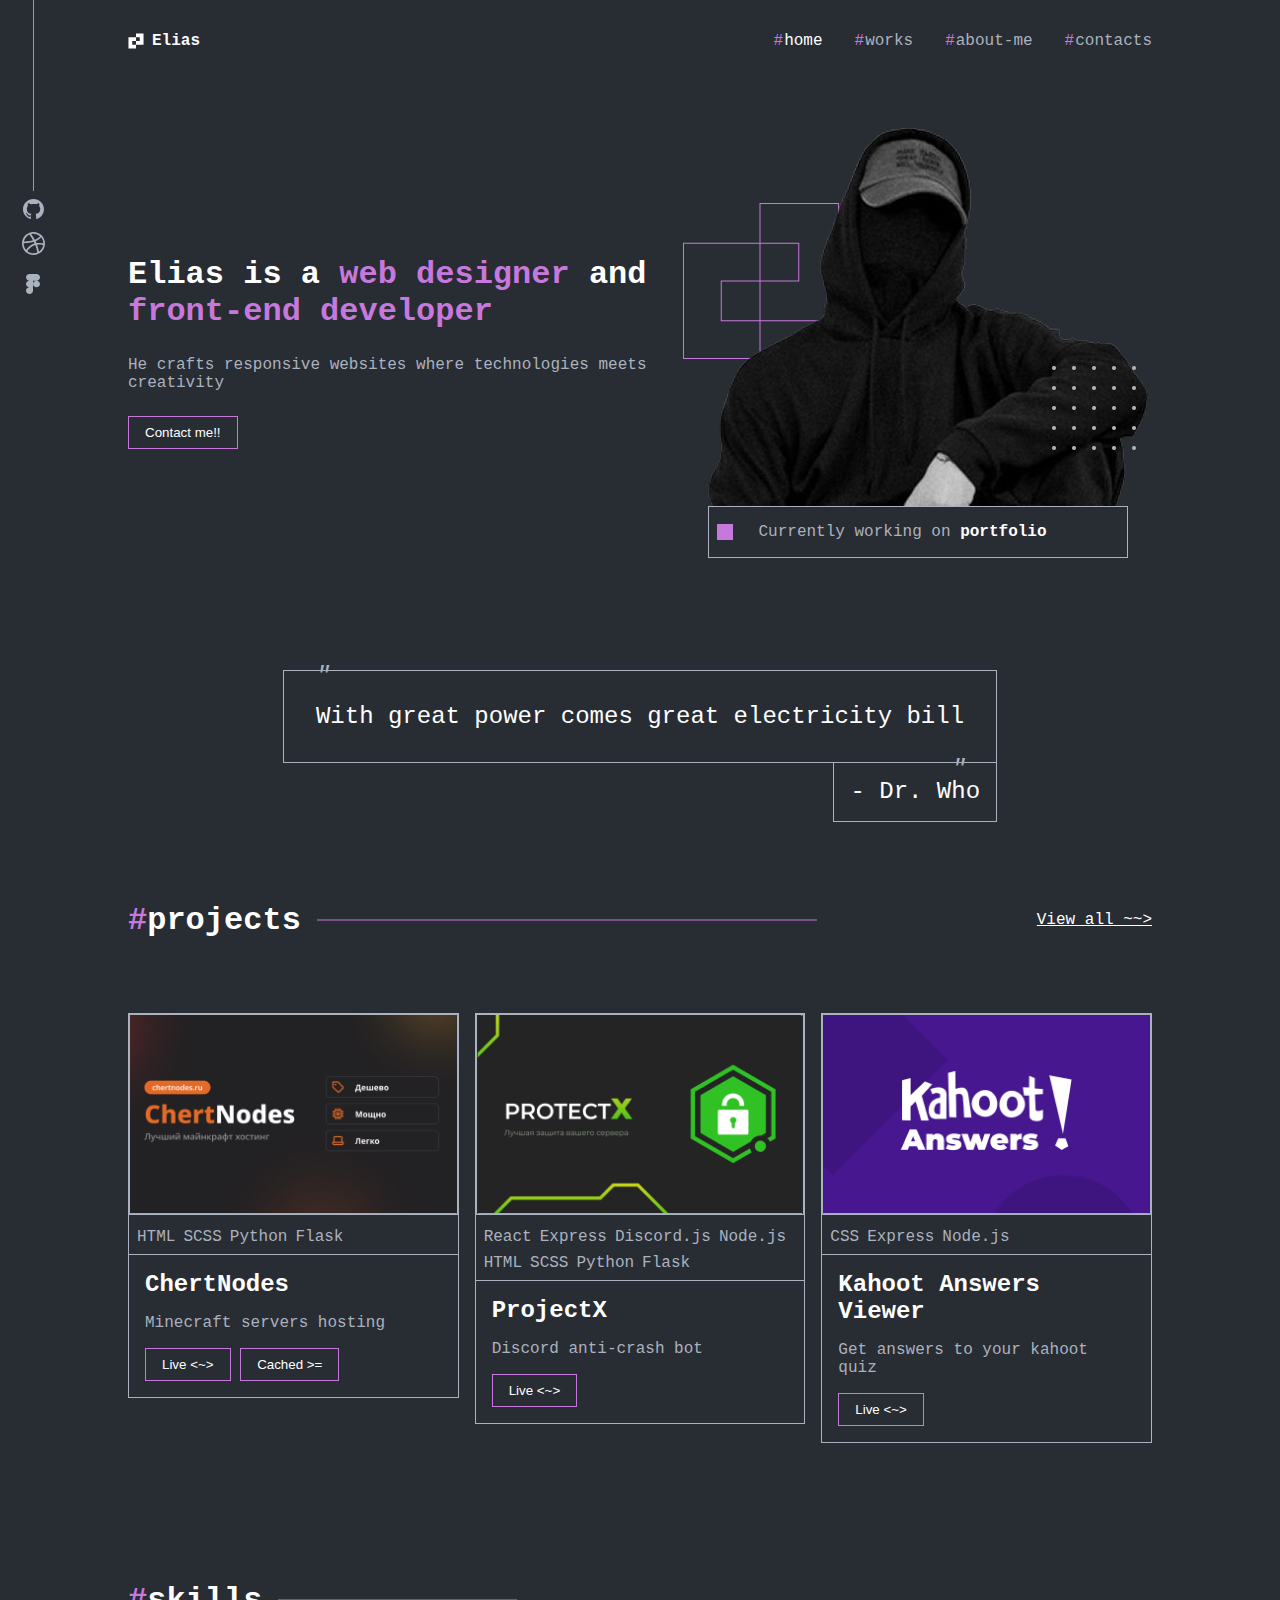
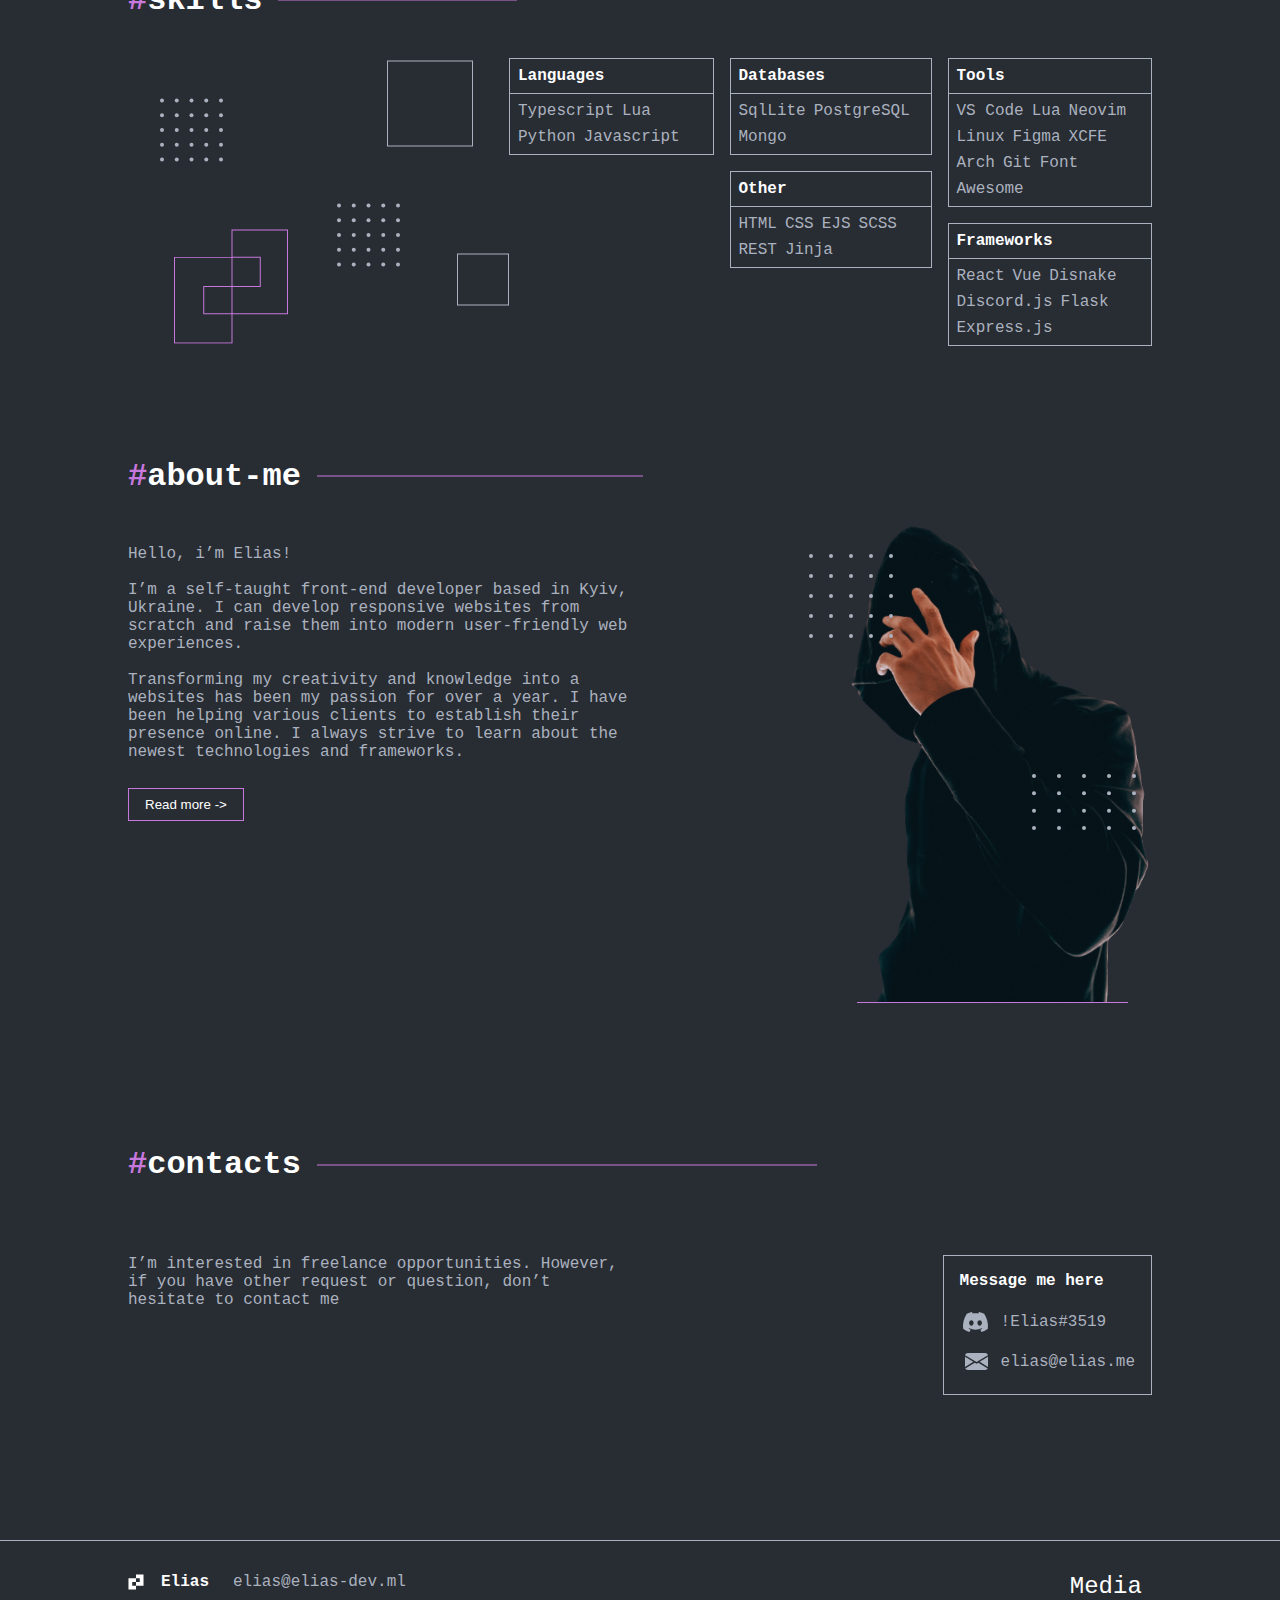
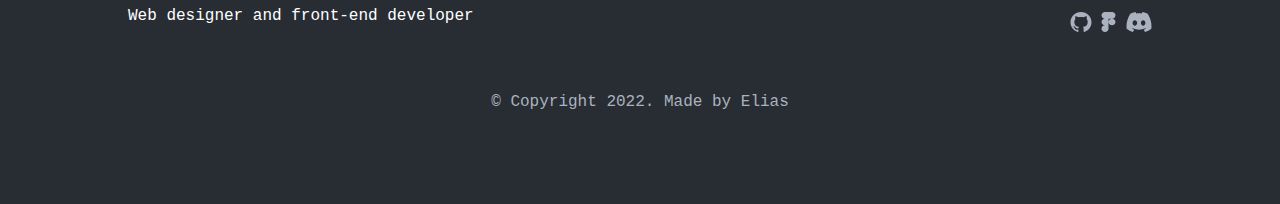
<file: index.html>
<!DOCTYPE html>
<html lang="en">
<head>
    <meta charset="UTF-8">
    <meta name="viewport" content="width=device-width, initial-scale=1.0">
    <title>Portfolio</title>
    <link rel= "stylesheet" href="global.css"/>
    <link rel= "stylesheet" href="theme.css  "/>
    <link rel= "stylesheet" href="style.css"/>
</head>
<body>
    <header>
        <nav class="navbar" >
            <div class="logo-wrapper">
                <img src="assets/logo.svg" alt="Website Logo" class="logo-img"/>
            <h1 class="logo">Elias</h1>
            </div>
            <ul class="nav-list">
                <li class="nav-item"><a href= "index.html" class="nav-link">home</a></li>
                <li class="nav-item"><a href= "works.html" class="nav-link">works</a></li>
                <li class="nav-item"><a href= "aboutme.html" class="nav-link">about-me</a></li>
                <li class="nav-item"><a href= "contacts.html" class="nav-link">contacts</a></li>
            </ul>
            <img src="assets/Burger-icon.svg" alt="Burger icon image" class="burger-icon" />
        </nav>
    </header>

    <div class="social-links">
        <div class="social-links-line">
        </div>
        <ul>
            <li><a href="#"><img src="assets/github-icon.svg" alt="github-icon"/></a></li>
            <li><a href="#"><img src="assets/website-icon.svg" alt="website-icon"/></a></li>
            <li><a href="#"></a><img src="assets/Figma-icon.svg" alt="Figma-icon "/></li> 
        </ul>
    </div>


    <main>
       <div class="main-container">
            <section class="hero">
                <div class="hero-content">
                    <h2>Elias is a <span>web designer</span> and <span>front-end developer</span></h2>
                    <p>He crafts responsive websites where technologies meets creativity</p> 
                    <button class="contact-button">Contact me!!</button>
                </div> 
                <div class="hero-image">
                    <img src="assets/person-image.png" alt="photo of Elias, a web designer and developer"/>
                    <div class="portfolio-note-wrapper">
                        <div class="purple-square"></div>
                        <p class="portfolio-note">Currently working on <span>portfolio</span></p>
                    </div>
                </div>
            </section>

            <section class="quote">
                <blockquote>With great power comes great electricity bill</blockquote>
                <figcaption>- Dr. Who</figcaption>
            </section>
            
            <section class="projects">
                <div class="section-header">
                    <h2>projects</h2>
                    <div class="projects-header-line"></div>
                    <a class="projects-link" href="#">View all ~~></a>
                </div>
                <div class="projects-cards">
                    <div class="projects-card">
                        <img src="assets/chertnodes1.png" alt="image of chertnodes"/>   
                        <ul>
                            <li>HTML</li>
                            <li>SCSS</li>
                            <li>Python</li>
                            <li>Flask</li>
                         </ul>
                         <div class="project-info">
                            <h3>ChertNodes</h3>
                            <p>Minecraft servers hosting</p>
                            <div class="project-links">
                                <button><a href="#">Live <~></a></button>
                                <button><a href="#">Cached >=</a></button>
                            </div>
                        </div>
                    </div>
                    <div class="projects-card">
                        <img src="assets/project-x.png" alt="image of projectx"/>
                        <ul>
                            <li>React</li>
                            <li>Express</li>
                            <li>Discord.js</li>
                            <li>Node.js</li>
                            <li>HTML</li>
                            <li>SCSS</li>
                            <li>Python</li>
                            <li>Flask</li>
                         </ul>
                        <div class="project-info">
                            <h3>ProjectX</h3>
                            <p>Discord anti-crash bot</p>
                            <div class="project-links">
                                <button><a href="#">Live <~></a></button>
                            </div>
                        </div>
                    </div>
    
                    <div class="projects-card">
                        <img src="assets/kahoot.png" alt="image of kahoot"/>
                        <ul>
                            <li>CSS</li>
                            <li>Express</li>
                            <li>Node.js</li>
                         </ul>
                        <div class="project-info">
                            <h3>Kahoot Answers Viewer</h3>
                            <p>Get answers to your kahoot quiz</p>
                            <div class="project-links">
                                <button><a href="#">Live <~></a></button>
                                
                            </div>
                        </div>
                    </div>
                    
                    
                </div>

                
            </section>

            <section class="skills">
                <div class="section-header">
                    <h2>skills</h2>
                    <div class="projects-header-line"></div>                    
                </div>  
                
                <div class="skills-content">
                    <img src="assets/skills.svg" alt="image for skills" class="img-skills" />
                        <div class="skills-cart">
                            <div class="skill-group">
                                <div class="skill-category">
                                    <h4>Languages</h4>
                                    <ul>
                                        <li>Typescript</li>
                                        <li>Lua</li>
                                        <li>Python</li>
                                        <li>Javascript</li>
                                    </ul>
                                </div>
                            </div>
                            
                            <div class="skill-group">
                                <div class="skill-category">
                                    <h4>Databases</h4>
                                    <ul>
                                        <li>SqlLite</li>
                                        <li>PostgreSQL</li>
                                        <li>Mongo</li>                                    
                                    </ul>
                                </div>
                                <div class="skill-category">
                                    <h4>Other</h4>
                                    <ul>
                                        <li>HTML</li>
                                        <li>CSS</li>
                                        <li>EJS</li>
                                        <li>SCSS</li>
                                        <li>REST</li>
                                        <li>Jinja</li>
                                    </ul>
                                </div>
                            </div>

                            <div class="skill-group">
                                <div class="skill-category">
                                    <h4>Tools</h4>
                                    <ul>
                                        <li>VS Code</li>
                                        <li>Lua</li>
                                        <li>Neovim</li>
                                        <li>Linux</li>
                                        <li>Figma</li>
                                        <li>XCFE</li>
                                        <li>Arch</li>
                                        <li>Git</li>
                                        <li>Font</li>
                                        <li>Awesome</li>
                                    </ul>
                                </div>
                            
                                <div class="skill-category">
                                    <h4>Frameworks</h4>
                                    <ul>
                                        <li>React</li>
                                        <li>Vue</li>
                                        <li>Disnake</li>
                                        <li>Discord.js</li>
                                        <li>Flask</li>
                                        <li>Express.js</li>
                                    </ul>
                                </div>   
                        
                            </div>
                        </div>
                </div>
            </section>


            <section class="about-me">
                <div class="section-header">
                    <h2>about-me</h2>
                    <div class="about-me-line"></div>
                    </div>
                <div class="about-me-content">
                    <div class="about-me-text">
                        <p>Hello, i’m Elias!
                           <br><br>     
                            I’m a self-taught front-end developer based in Kyiv, Ukraine. I can develop responsive websites from scratch and raise them into modern user-friendly web experiences. 
                            <br><br>
                            Transforming my creativity and knowledge into a websites has been my passion for over a year. I have been helping various clients to establish their presence online. I always strive to learn about the newest technologies and frameworks.
                        </p>
                        <button>Read more -></button>
                    </div>
                    <div class="about-me-image">
                        <img src="assets/Person-image-new.svg" alt="Image of person"/>
                    </div>
                </div>
            </section>

            <section class="contacts">
                <div class="section-header">
                    <h2>contacts</h2>
                    <div class="contacts-line"></div>
                </div>
                <div class="contacts-content">
                    <p>
                        I’m interested in freelance opportunities. However, if you have other request or question, don’t hesitate to contact me
                    </p>
                    <div class="contacts-details-wrapper">
                        <h4>Message me here</h4>
                        <div class="contact">
                           <img src="assets/Discord.svg" alt="Discord image"/>
                           <span>!Elias#3519</span>     
                        </div>
                        <div class="contact">
                            <img src="assets/Email.svg" alt="Email image"/>
                            <span>elias@elias.me</span>     
                         </div>
                    </div>
                </div>
            </section>
        </div>
    </main>
    <footer>
       
        <div class="footer-container">
           <div class="footer-content">
            <div class="footer-info">
                <div class="footer-wrapper">
                    <div class="footer-logo">
                        <img src="assets/logo.svg" alt="website logo image" class="logo-img">
                        <h4>Elias</h4>
                    </div>
                    <a href="mailto:elias@elias-dev.ml">elias@elias-dev.ml</a>
                </div>
                <p>Web designer and front-end developer</p>
            </div>
            <div class="footer-media">
                <h3>Media</h3>
                <img src="assets/Github4.svg" alt="Github icon"/>
                <img src="assets/Figma3.svg" alt="Github icon"/>
                <img src="assets/discord3.svg" alt="Github icon"/>
                
            </div>
        </div>
        <p class="copyright">© Copyright 2022. Made by Elias</p>
        </div>
    </footer>
</body>
</html>
</file>
<file: global.css>
body {
    font-family: "Fira Code", monospace;
    margin: 0;
    background-color: var(--background);
}
h1,h2,h3,h4,h5,h6{
    color:var(--white);
}

p{
    color:var(--gray);
}

h2{
    font-size: 32px;
}

ul{
    list-style: none;
}

button{
    background-color: transparent;
    border: 1px solid var(--primary);
    color:var(--white);
    padding: 8px 16px;
    cursor: pointer;
    transition: background-color 0.5s ease;
}


button:hover{
    background-color: var(--primary);
    
}

a{
color: var(--white);
text-decoration: none;
}
</file>
<file: theme.css>
:root{
    --primary:#C778DD;
    --gray: #ABB2BF;
    --white: #FFFFFF;
    --background: #282C33;
}
</file>
<file: style.css>
header{
    padding-top: 32px;
    padding-bottom: 8px;
}

.navbar{
    display: flex;
    justify-content: space-between;
    align-items: center;
    max-width: 1024px;
    margin: 0 auto;
}
@media (max-width:1024px){
    .navbar{
        padding:16px;
        padding-bottom: 0;
    }   
    header{
        padding:0;
    }
}

.logo-wrapper{
    display: flex;
    align-items: center;
}

.logo-img{
    height:16px;
    width: 16px;
    margin-right: 8px;
}

.logo{
    margin:0;
    font-size: 16px;
}

.nav-list{
    margin: 0;
    padding: 0px;
    display:flex;
    gap:32px;
}

@media (max-width:480px){
    .nav-list{
        display: none;
    }
}

.nav-link{
    color: var(--gray);
    text-decoration: none;
}

.nav-link[href="index.html"]{
    color:var(--white);
}

.nav-link::before{
    content:"#";
    color:var(--primary);
    margin-right: 1px;
}

.main-container{
    max-width: 1024px;
    margin: 0 auto;
    display: flex;
    flex-direction: column;
    gap: 112px;
}

.hero{
    display: flex;
    justify-content: space-around;
    align-items: center;
    gap: 18px;
    margin-top: 62px;
}

@media (max-width:1024px){
    .main-container{
       padding: 16px;
    }   
    .hero{
       flex-direction: column;
       margin-top: 34px;
    }
   }

.hero-content{
    flex: 1;
}

.hero-content h2{
    
    font-size: 32px;
}

.hero-content span{
    color: var(--primary);
}

.hero-content p{
    
    margin-bottom: 24px;
    padding: 0;
}

@media (max-width:1024px){
    .hero-content p{
        padding:0;
    }
    .contact-button{
        display:none;
    }
}

.hero-image{
    display: flex;
    flex-direction: column;
    align-items: center;
}

.portfolio-note-wrapper{
    display: flex;
    align-items: center;
    gap: 10px;
    border: 1px solid var(--gray);
    padding: 8px;
    width:402px;
}

@media (max-width:480px){
    .hero-image{
        padding:0 22px;
    }
    .hero-image img, .portfolio-note-wrapper{
        width: 100%;   
    }
}

.purple-square{
    width: 16px;
    height: 16px;
    background-color: var(--primary);
}

.portfolio-note{
    font-size: 16px;
    margin: 0px;
}

.portfolio-note span{
    color: var(--white);
    font-weight: bold;
}

/* Quote section */

.quote{
    text-align: center;
    border: 1px solid var(--gray);
    margin: 0 auto;
    position: relative;
}

.quote blockquote{
    color: var(--white);
    font-size: 24px;
    padding:32px;
    margin: 0;  
}

.quote blockquote::before, .quote blockquote::after{
    content: '"';
    position: absolute;
    color: var(--gray);
    font-style: italic;
}

.quote blockquote::before{
    top: -8px;
}

.quote blockquote::after{
    top: 85px;
    right: 30px;
}

.quote figcaption{
    position:absolute;
    color: var(--white);
    font-size: 24px;
    padding:16px;
    border: 1px solid var(--gray);
    right:-1px;
    border-top: none;
}

@media (max-width:480px){
    .quote blockquote{
        font-size: 18px;
        padding:24px;
    }
    .quote figcaption{
        font-size: 18px;
    }
}

/*social-links*/
.social-links{
    position:fixed; 
    display: flex;
    flex-direction: column;
    align-items: center;
    justify-content: center;
    left:17px;
    top:0px;
    gap:8px;
}

.burger-icon{
    display:none;
}

@media (max-width:480px){
    .social-links{
        display: none;
    }
    .burger-icon{
        display:block;
    }
}

@media (max-width:1024px){
    .social-links{
        display: none;
    }
}

.social-links-line{
    width: 1px; 
    height:191px;
    background-color: var(--primary);
}
.social-links ul{    
    margin:0;
    padding:0;
    align-items: center;
    display: flex;
    flex-direction: column;
    gap:8px;
}

/* projects section */
.projects{
    display: flex;
    flex-direction: column;
    gap: 48px;
}

.section-header{
    display:flex;
    align-items: center;
    justify-content: space-between;
}

.section-header a{
    text-decoration: underline;
}
.section-header h2{
     position: relative;
}

.section-header h2:before{
    content:"#";
    color:var(--primary);
}
.section-header h2:after{
    content:"";
    background-color:var(--primary);
    width: 500px;
    height: 1px;
    position:absolute;
    right: -16px;
    top:50%; 
    transform: translate(100%, -50%);
    
}
@media (max-width:1024px){
    .section-header h2::after{
        display: none;
    }
}

.section-header a {
    color:var(--white);
}

.projects-cards{
    display: grid;
    grid-template-columns: repeat(3, 1fr);
    gap:16px;
    align-items: start;
}

@media (max-width:480px) {
    .projects-cards{
        grid-template-columns: repeat(auto-fit, minmax(300px,1fr));
    }
}


.projects-card, .projects-card img{
    border: 1px,solid,var(--gray);
    
}

.projects-card img{
    width: 100%;
    object-fit: cover;
    box-sizing: border-box;

}
.projects-card ul{
    display: flex;
    flex-wrap: wrap;
    gap: 8px;
    color: var(--gray);
    border-bottom: 1px solid var(--gray);
    margin: 0px;
    padding: 8px;
}

.project-info{
    padding: 16px;
    display: flex;
    flex-direction: column;
    gap: 16px;
}
.project-info h3{
    font-size: 24px;
    margin: 0;
}

.project-info p{
    padding: 0;
}

/* skills section */

.skills{
    display: flex;
    flex-direction: column;
    gap: 12px;  
}
.skills h2:after{
    width:239px;
}
.skills-content{
    display: flex;
    justify-content: space-between;
}

.skills-cart{
     display: flex;
     gap: 16px;   
}

.img-skills{
    margin-left:32px;
}
@media (max-width:480px) {
    .img-skills{
        display: none;
    }
    .skills-content, .skills-cart{
        flex-direction: column;
    }
}

@media (max-width:1024px) {
    .img-skills{
        display: none;
    }
}

.skill-group{
     display: flex;
     flex-direction: column;
     gap: 16px;
}
.skill-category{
     border: 1px solid var(--gray);
     max-width: 300px;
     min-width: 200px;
}

.skill-category h4{
    padding: 8px;
    border-bottom: 1px solid var(--gray);
    margin: 0;
}

.skill-category ul{
padding: 8px;
display: flex;
gap: 8px;
color: var(--gray);
margin: 0;
flex-wrap: wrap;
}

@media (max-width:480px) {
    .skill-category{
        width: 100%;
    }
}


/* about-me */
.about-me{
    max-width: 1024px;
}

.about-me h2{
    margin:0;
}

.about-me h2::after{
    width:326px;
}  

.about-me-content{
    display:flex;
    justify-content: space-between;
}

.about-me-text{
    max-width: 515px;
    max-height: 376px;
    align-content: center;
}

.about-me-text p{
    padding:0;
    margin-bottom: 27px;
}

.about-me-image{
    max-width: 343px;

}

@media (max-width:480px) {
    .about-me-content{
        flex-direction: column;
    }
    .about-me-content img{
        display: none; 
    }
    .about-me-text{
        margin-top:32px;
    }
}


@media (max-width:1024px) {
    .about-me-content img{
        max-height: 350px;
    }
    .about-me-text{
        margin-top:32px;
    }
}

/* contacts */
.contacts-content{
    display: flex;
    justify-content: space-between;
    margin-top:45px;
}
.contacts-content p { 
    max-width: 505px;
    margin-top:0;
}
.contacts-details-wrapper{
    border: 1px solid var(--gray);    
    padding:16px;
}

.contacts-details-wrapper h4{
    margin-top: 0px;
    margin-bottom: 16px;
    font-weight: 600;
}

.contact{
    color: var(--gray);
    display:flex;
    gap:9px;
    align-items: center;
    margin-top:8px;
}
@media (max-width:480px) {
    .contacts-content{
        flex-direction: column;
        gap:10px;
    }
}

/* footer section */
footer{
    border-top: 1px solid var(--gray);
    margin-top: 145px;
    padding: 32px 0;
}
.footer-container{
    max-width: 1024px;
    margin:0 auto;
}
@media (max-width:480px){
    .footer{
        margin-top: 45px;
        padding: 16px 0;
    }

    .footer-content{
    flex-direction: column;
    gap:16px;
    }
    
}

@media (max-width:1024px){
    .footer-container{
        padding:16px;
    }
}
.footer-content{
    display: flex;
    justify-content: space-between;
}


.footer-logo{
    display: flex;
    align-items: center;
    gap: 9px;
}
.footer-logo h4{
    margin: 0;
}

.footer-wrapper{
    display: flex;
    align-items: center;
    gap: 24px;
}

.footer-wrapper a{
 color: var(--gray);
 font-weight: 400;
}

.footer-info p{
    color: var(--white);
    margin-top: 16px;
    padding:0;
}

.footer-media h3{
    margin-top: 0px;
    margin-bottom:12px;
    font-weight: 500;
    font-size:24px;
}

.copyright{
    text-align: center;
    margin-top: 48px;
    margin-bottom: 32px;
}


/* works-page-title */

/* new-css-content-start */
.section-header-wrapper h2::before{
    content: "/";
}

.section-header-wrapper h2::after{
    display: none;
}

.section-header-wrapper span{
    color: var(--white);
    padding:0;
}


.complete-card-section {
    max-width: 1024px;
    display: flex;
    flex-direction: column;
    gap: 48px;
}
.complete-card-section h2::after{
    display: none;
}

.complete-card-section h2{
    margin:0;
}


/* new-css-content-end */

/* About-Me-Page */
/* newcontentstart */
.about-me-details{
    max-width: 1024px;
    display: flex;
    justify-content: space-between;
}
.aboutme-wrapper{
    align-content: center;
    max-width: 515px;
    
}
.aboutme-wrapper p{
    padding:0px;
}

@media (max-width:480px) {
    .about-me-details img{
        display: none;
    }
 }
 
/* newcontentend */
.section-header2 h3{
    font-weight: 500;
    font-size:larger;
    margin:0;
    padding:0;

}
.section-header2 h3:before{
    content: "#";
    color: var(--primary);
}

/* small-project-section */
.small-projects {
    display: flex;
    flex-direction: column;
    gap: 48px;

}

.small-projects-content{
    display: flex;
    flex-direction: column;
    gap: 8px;
    align-items: start;
}
.small-projects-content h2::after{
    display: none;
}

.small-projects-row{
    display: flex;
    gap:8px;
    align-items: start;
}
@media (max-width:480px) {
    .small-projects-row{
        flex-direction: column;
        gap:12px;
    }
}


.small-projects-card{
    border: 1px solid var(--gray);
    max-width: 331px;
    max-height: 232px;    
}

.small-projects-card ul{
    color: var(--gray);
    display: flex;
    gap:8px;
    margin:0;
    padding:8px;
    border-bottom: 1px solid var(--gray);
    font-weight: 400;
    
}

.small-projects-card h3,p{
    margin:0px;
    padding: 8px 16px;
}

.btn-wrapper{

    padding:8px 16px;
}

    /* small-projects-grid-testing */

    .small-projects-grid{
        display: grid;
        grid-template-columns: repeat(3,1fr);
        gap:8px;
    }

    .small-projects-card1{
        border: 1px solid var(--gray);
    }

    .small-projects-card1 ul{
        color: var(--gray);
        display: flex;
        gap:8px;
        margin:0;
        padding:8px;
        border-bottom: 1px solid var(--gray);
        font-weight: 400;
        
    }

    .small-projects-card1 h3{
        margin:0px;
        padding: 8px 16px;
    }
/* About-Me-Page */


.about-me-wrapper{
    max-width: 1024px;
    display: flex;
    flex-direction: column;
}
.about-me-wrapper p{
    padding:0;
}
.about-me-wrapper h2::after{
    display: none;
}
.about-me-wrapper h2::before{
    content:"/";
}

.about-me-page-content{
    display: flex;
    justify-content: space-between;
    align-items:center;
}
.about-me-page-content p{
    max-width: 515px;
}


/* .about-me-skills */

.about-me-skills{
    display: flex;
    flex-direction: column;
    gap:48px
}

.about-me-skills h2:after{
    display: none;

}

.skills-content2{
    display: flex;
    align-items: start;
    gap:16px;
}

@media (max-width:480px) {
    .skills-content2{
        flex-direction: column;
    }
}

@media (max-width:1024px) {
    .skills-content2{
        flex-wrap: wrap;
    }
}

/* fun-facts-section */
.fun-facts-section{
    display: flex;
    flex-direction: column;
    gap: 26px;
}
.fun-facts-section h2::after{
    display: none;
}

.fun-facts-content{
    display: flex;
    justify-content: space-between;
    gap:156px;
}
.div-wrapper{
    color:var(--gray);
    gap:16px;
    display: flex;
    flex-wrap: wrap;
}
.div-wrapper div{
    border: 1px solid var(--gray);
    align-content: center;
    font-weight: 400;
    padding:8px;
}
@media (max-width:480px) {
    .fun-facts-section img{
        display:none;
    }
    .div-wrapper div{
        width:100%;
    }
}

@media (max-width:1024px) {
    .fun-facts-section img{
        display:none;
    }
}



/* Contacts-page */
/* .contacts-main-container{
    display: flex;
    flex-direction: column;
    gap:46px;
    max-width: 1024px;;
    margin:0 auto;
} */

.contacts-content{
    display: flex;
    align-content: start;
}
.contacts-content p{
    margin:0;
    padding:0;
}
.contact-info{
    display: flex;
    gap:11px;
}
@media (max-width:480px) {
    .contact-info{        
        flex-direction: column;
        gap:32px;
    }
    
}

.support-me-info{
    border: 1px solid var(--gray);
    align-self: self-start;
    display: flex;
    flex-direction: column;
    justify-content: space-around;
    padding:16px;
    align-items: center;
}
.support-me-info h4{
    margin:0;

}
.support-me-info p{
    margin-top:8px;

}



.media-content-wrapper{
    display: flex;
    margin-top: 27.5px;
    gap:22px;
}
.media-content-wrapper div{
    display: flex;
    align-items: center;
    
}

@media (max-width:480px) {
    .main-container{
        gap:70px;
    }
    
}
</file>
